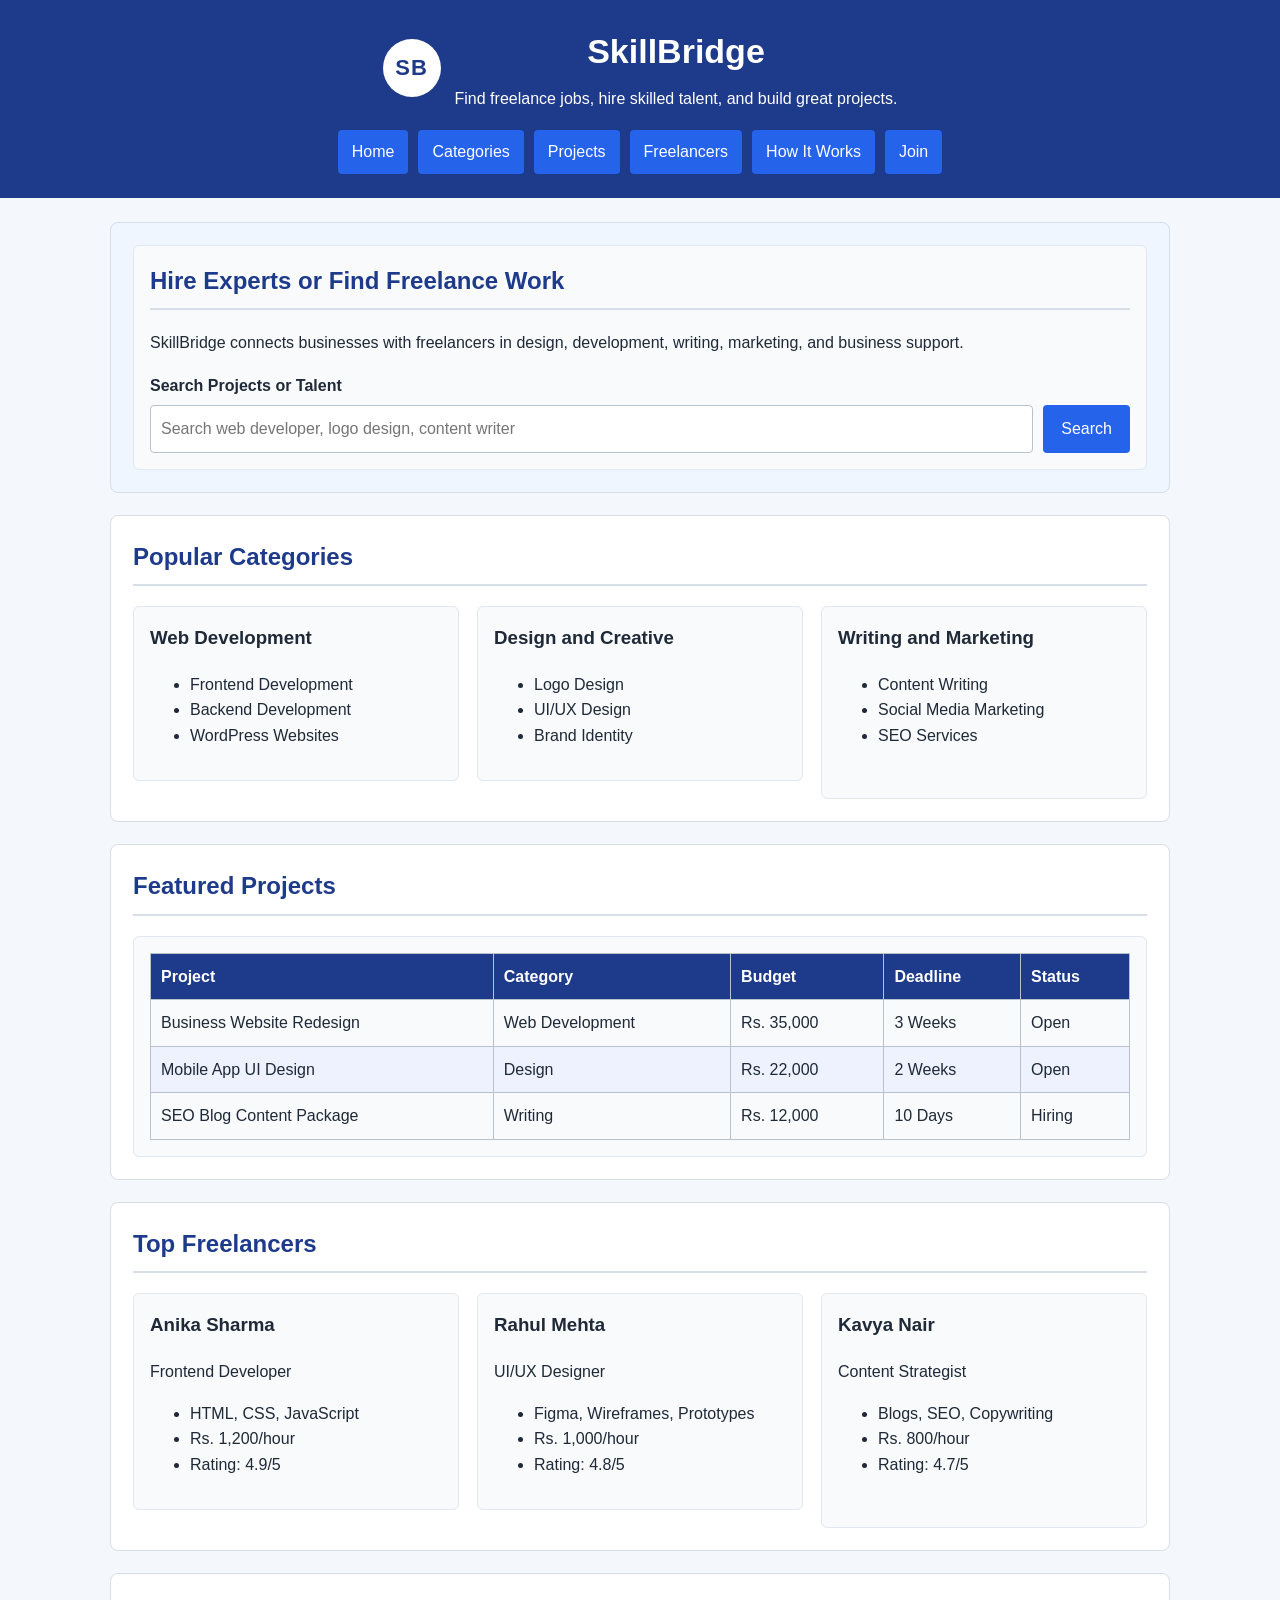
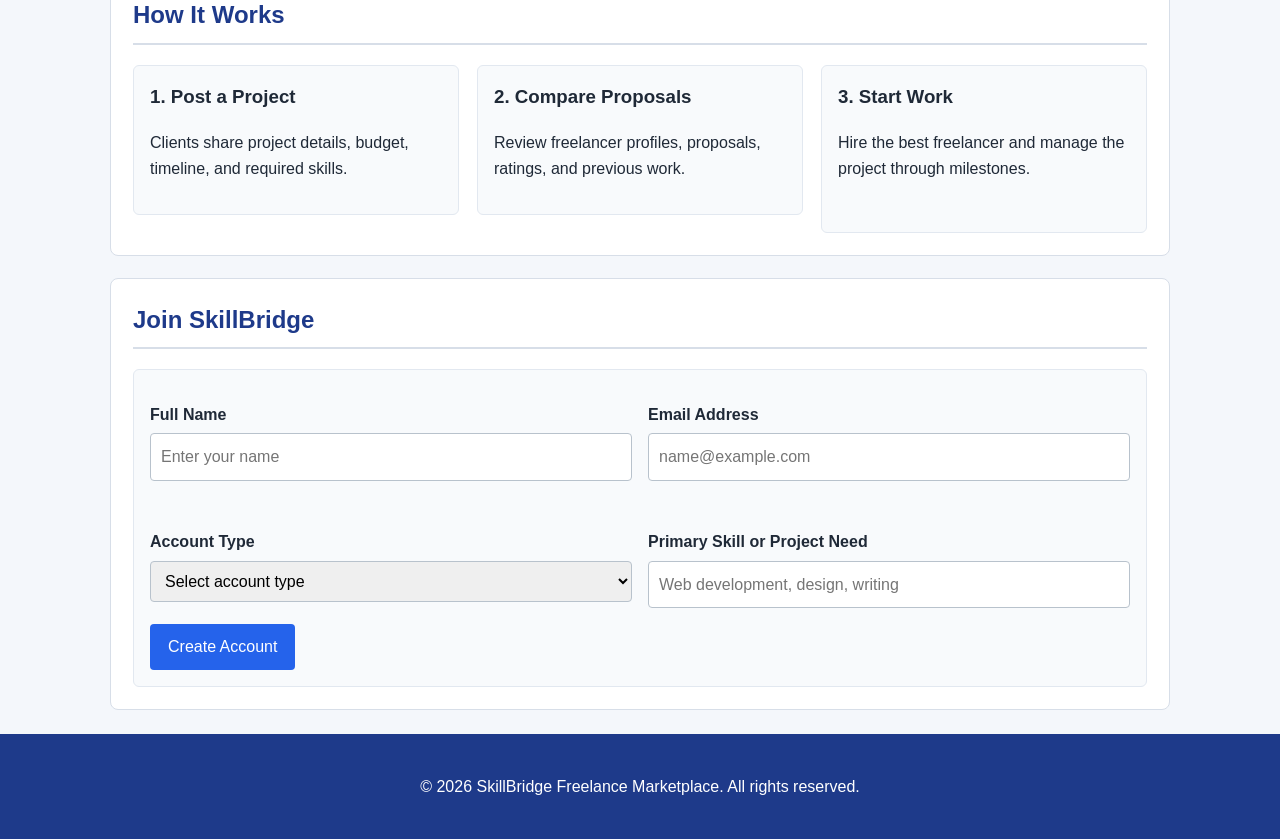
<file: index.html>
<!DOCTYPE html>
<html lang="en">
<head>
  <meta charset="UTF-8">
  <meta name="viewport" content="width=device-width, initial-scale=1.0">
  <meta name="description" content="Freelance marketplace homepage for finding projects, hiring skilled freelancers, browsing categories, and posting jobs.">
  <meta name="keywords" content="freelance marketplace, job portal, freelancers, remote jobs, hire talent, post projects">
  <meta name="author" content="SkillBridge Marketplace">
  <title>SkillBridge | Freelance Marketplace</title>
  <link rel="stylesheet" href="styles.css">
</head>
<body>
  <header>
    <div class="brand-row">
      <div class="logo" aria-label="SkillBridge logo">SB</div>
      <div class="site-brand">
        <h1>SkillBridge</h1>
        <p>Find freelance jobs, hire skilled talent, and build great projects.</p>
      </div>
    </div>

    <nav aria-label="Marketplace navigation">
      <a href="#home">Home</a>
      <a href="#categories">Categories</a>
      <a href="#projects">Projects</a>
      <a href="#freelancers">Freelancers</a>
      <a href="#how-it-works">How It Works</a>
      <a href="#join">Join</a>
    </nav>
  </header>

  <main id="home">
    <section class="hero">
      <article>
        <h2>Hire Experts or Find Freelance Work</h2>
        <p>
          SkillBridge connects businesses with freelancers in design,
          development, writing, marketing, and business support.
        </p>

        <form action="#" method="get" class="search-form">
          <label for="search">Search Projects or Talent</label>
          <div class="search-row">
            <input type="search" id="search" name="search" placeholder="Search web developer, logo design, content writer">
            <button type="submit">Search</button>
          </div>
        </form>
      </article>
    </section>

    <section id="categories">
      <h2>Popular Categories</h2>
      <div class="card-grid">
        <article>
          <h3>Web Development</h3>
          <ul>
            <li>Frontend Development</li>
            <li>Backend Development</li>
            <li>WordPress Websites</li>
          </ul>
        </article>

        <article>
          <h3>Design and Creative</h3>
          <ul>
            <li>Logo Design</li>
            <li>UI/UX Design</li>
            <li>Brand Identity</li>
          </ul>
        </article>

        <article>
          <h3>Writing and Marketing</h3>
          <ul>
            <li>Content Writing</li>
            <li>Social Media Marketing</li>
            <li>SEO Services</li>
          </ul>
        </article>
      </div>
    </section>

    <section id="projects">
      <h2>Featured Projects</h2>
      <article>
        <table>
          <thead>
            <tr>
              <th>Project</th>
              <th>Category</th>
              <th>Budget</th>
              <th>Deadline</th>
              <th>Status</th>
            </tr>
          </thead>
          <tbody>
            <tr>
              <td>Business Website Redesign</td>
              <td>Web Development</td>
              <td>Rs. 35,000</td>
              <td>3 Weeks</td>
              <td>Open</td>
            </tr>
            <tr>
              <td>Mobile App UI Design</td>
              <td>Design</td>
              <td>Rs. 22,000</td>
              <td>2 Weeks</td>
              <td>Open</td>
            </tr>
            <tr>
              <td>SEO Blog Content Package</td>
              <td>Writing</td>
              <td>Rs. 12,000</td>
              <td>10 Days</td>
              <td>Hiring</td>
            </tr>
          </tbody>
        </table>
      </article>
    </section>

    <section id="freelancers">
      <h2>Top Freelancers</h2>
      <div class="card-grid">
        <article>
          <h3>Anika Sharma</h3>
          <p>Frontend Developer</p>
          <ul>
            <li>HTML, CSS, JavaScript</li>
            <li>Rs. 1,200/hour</li>
            <li>Rating: 4.9/5</li>
          </ul>
        </article>

        <article>
          <h3>Rahul Mehta</h3>
          <p>UI/UX Designer</p>
          <ul>
            <li>Figma, Wireframes, Prototypes</li>
            <li>Rs. 1,000/hour</li>
            <li>Rating: 4.8/5</li>
          </ul>
        </article>

        <article>
          <h3>Kavya Nair</h3>
          <p>Content Strategist</p>
          <ul>
            <li>Blogs, SEO, Copywriting</li>
            <li>Rs. 800/hour</li>
            <li>Rating: 4.7/5</li>
          </ul>
        </article>
      </div>
    </section>

    <section id="how-it-works">
      <h2>How It Works</h2>
      <div class="card-grid">
        <article>
          <h3>1. Post a Project</h3>
          <p>Clients share project details, budget, timeline, and required skills.</p>
        </article>

        <article>
          <h3>2. Compare Proposals</h3>
          <p>Review freelancer profiles, proposals, ratings, and previous work.</p>
        </article>

        <article>
          <h3>3. Start Work</h3>
          <p>Hire the best freelancer and manage the project through milestones.</p>
        </article>
      </div>
    </section>

    <section id="join">
      <h2>Join SkillBridge</h2>
      <article>
        <form action="#" method="post">
          <div class="form-grid">
            <p>
              <label for="name">Full Name</label>
              <input type="text" id="name" name="name" placeholder="Enter your name" required>
            </p>

            <p>
              <label for="email">Email Address</label>
              <input type="email" id="email" name="email" placeholder="name@example.com" required>
            </p>

            <p>
              <label for="account-type">Account Type</label>
              <select id="account-type" name="account-type" required>
                <option value="">Select account type</option>
                <option value="client">Client</option>
                <option value="freelancer">Freelancer</option>
              </select>
            </p>

            <p>
              <label for="skill">Primary Skill or Project Need</label>
              <input type="text" id="skill" name="skill" placeholder="Web development, design, writing">
            </p>
          </div>

          <button type="submit">Create Account</button>
        </form>
      </article>
    </section>
  </main>

  <footer>
    <p>&copy; 2026 SkillBridge Freelance Marketplace. All rights reserved.</p>
  </footer>
</body>
</html>
</file>
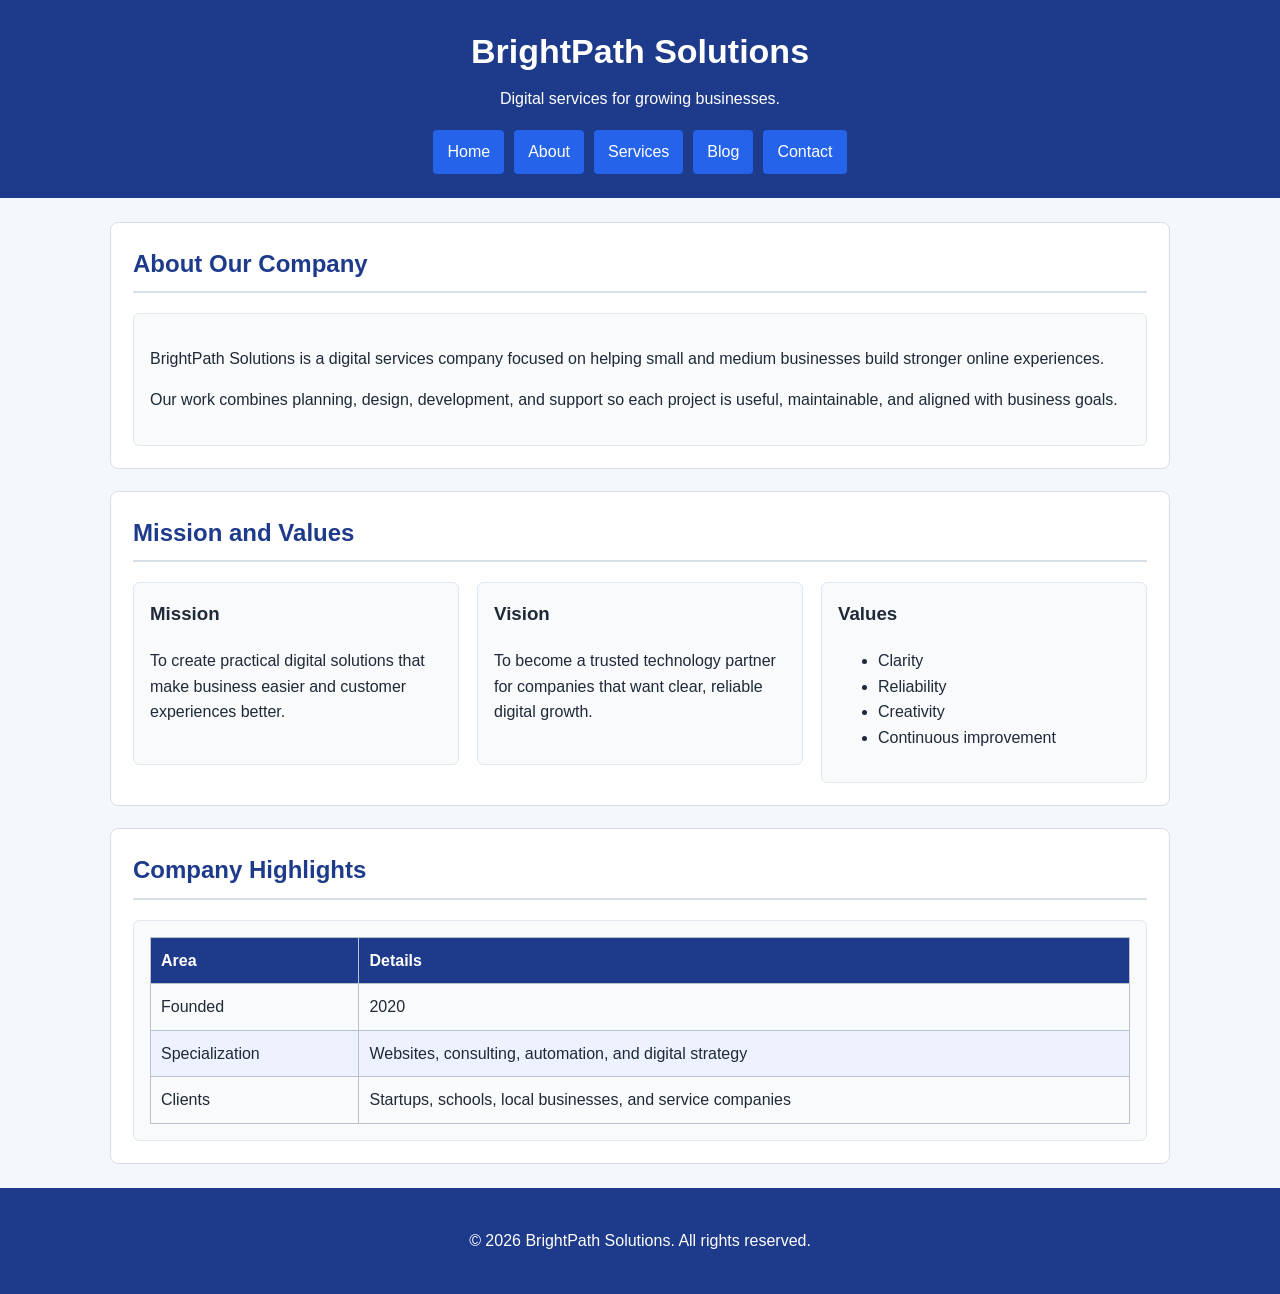
<file: about.html>
<!DOCTYPE html>
<html lang="en">
<head>
  <meta charset="UTF-8">
  <meta name="viewport" content="width=device-width, initial-scale=1.0">
  <meta name="description" content="Learn about BrightPath Solutions, our company mission, values, and team approach.">
  <meta name="keywords" content="about company, mission, values, team, BrightPath Solutions">
  <meta name="author" content="BrightPath Solutions">
  <title>BrightPath Solutions | About</title>
  <link rel="stylesheet" href="styles.css">
</head>
<body>
  <header>
    <div class="site-brand">
      <h1>BrightPath Solutions</h1>
      <p>Digital services for growing businesses.</p>
    </div>

    <nav aria-label="Main navigation">
      <a href="index.html">Home</a>
      <a href="about.html">About</a>
      <a href="services.html">Services</a>
      <a href="blog.html">Blog</a>
      <a href="contact.html">Contact</a>
    </nav>
  </header>

  <main>
    <section>
      <h2>About Our Company</h2>
      <article>
        <p>
          BrightPath Solutions is a digital services company focused on helping
          small and medium businesses build stronger online experiences.
        </p>
        <p>
          Our work combines planning, design, development, and support so each
          project is useful, maintainable, and aligned with business goals.
        </p>
      </article>
    </section>

    <section>
      <h2>Mission and Values</h2>
      <div class="card-grid">
        <article>
          <h3>Mission</h3>
          <p>To create practical digital solutions that make business easier and customer experiences better.</p>
        </article>

        <article>
          <h3>Vision</h3>
          <p>To become a trusted technology partner for companies that want clear, reliable digital growth.</p>
        </article>

        <article>
          <h3>Values</h3>
          <ul>
            <li>Clarity</li>
            <li>Reliability</li>
            <li>Creativity</li>
            <li>Continuous improvement</li>
          </ul>
        </article>
      </div>
    </section>

    <section>
      <h2>Company Highlights</h2>
      <article>
        <table>
          <thead>
            <tr>
              <th>Area</th>
              <th>Details</th>
            </tr>
          </thead>
          <tbody>
            <tr>
              <td>Founded</td>
              <td>2020</td>
            </tr>
            <tr>
              <td>Specialization</td>
              <td>Websites, consulting, automation, and digital strategy</td>
            </tr>
            <tr>
              <td>Clients</td>
              <td>Startups, schools, local businesses, and service companies</td>
            </tr>
          </tbody>
        </table>
      </article>
    </section>
  </main>

  <footer>
    <p>&copy; 2026 BrightPath Solutions. All rights reserved.</p>
  </footer>
</body>
</html>
</file>
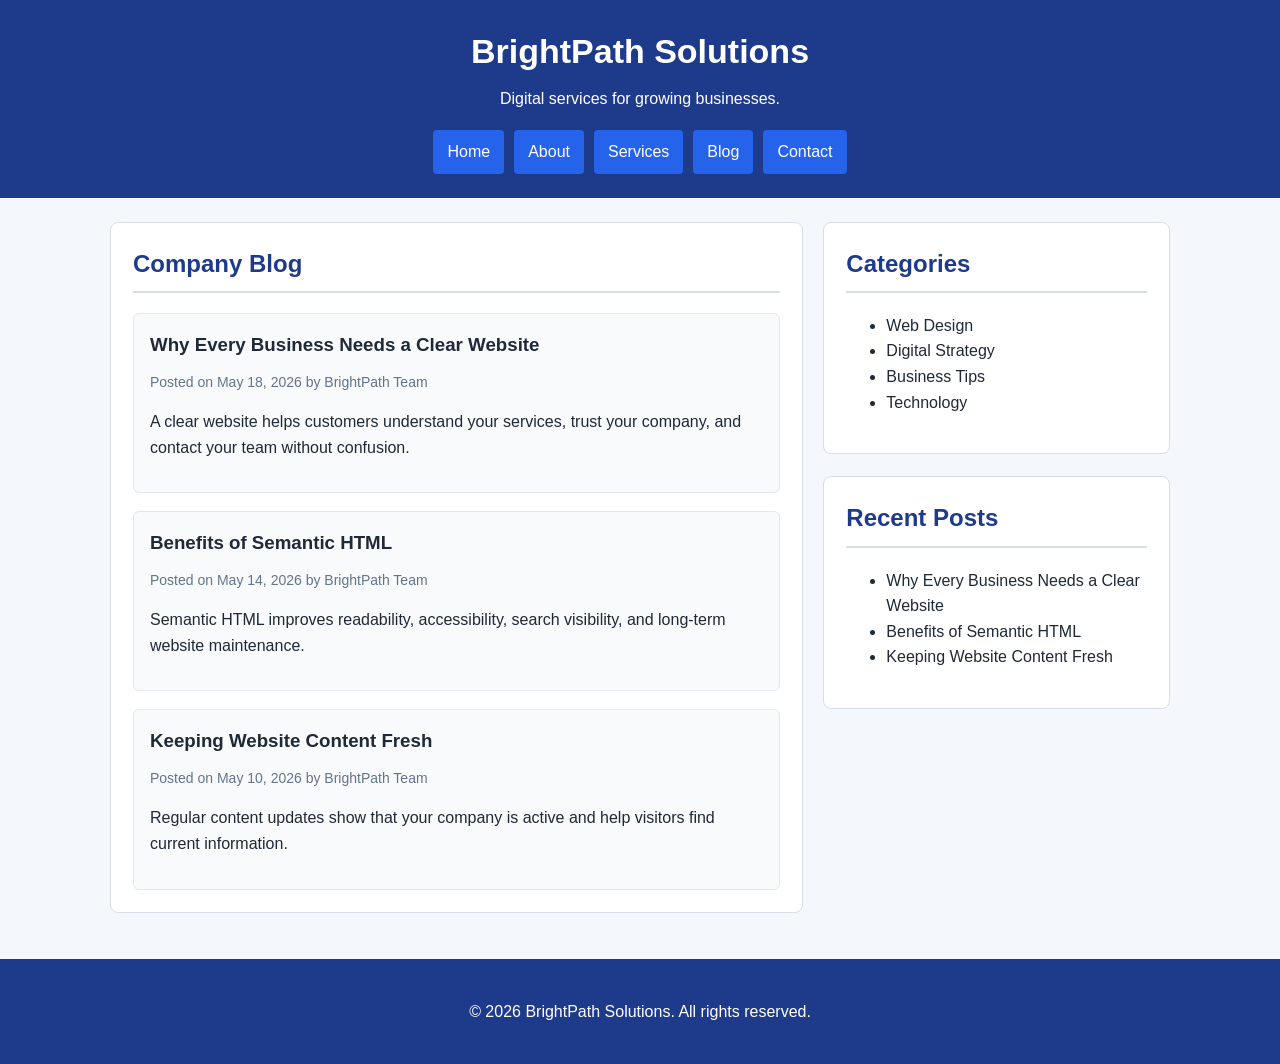
<file: blog.html>
<!DOCTYPE html>
<html lang="en">
<head>
  <meta charset="UTF-8">
  <meta name="viewport" content="width=device-width, initial-scale=1.0">
  <meta name="description" content="Read BrightPath Solutions blog posts about websites, digital strategy, and business technology.">
  <meta name="keywords" content="company blog, web design, digital strategy, business technology">
  <meta name="author" content="BrightPath Solutions">
  <title>BrightPath Solutions | Blog</title>
  <link rel="stylesheet" href="styles.css">
</head>
<body>
  <header>
    <div class="site-brand">
      <h1>BrightPath Solutions</h1>
      <p>Digital services for growing businesses.</p>
    </div>

    <nav aria-label="Main navigation">
      <a href="index.html">Home</a>
      <a href="about.html">About</a>
      <a href="services.html">Services</a>
      <a href="blog.html">Blog</a>
      <a href="contact.html">Contact</a>
    </nav>
  </header>

  <main class="blog-layout">
    <section>
      <h2>Company Blog</h2>
      <article>
        <h3>Why Every Business Needs a Clear Website</h3>
        <p class="post-meta">Posted on May 18, 2026 by BrightPath Team</p>
        <p>
          A clear website helps customers understand your services, trust your
          company, and contact your team without confusion.
        </p>
      </article>

      <article>
        <h3>Benefits of Semantic HTML</h3>
        <p class="post-meta">Posted on May 14, 2026 by BrightPath Team</p>
        <p>
          Semantic HTML improves readability, accessibility, search visibility,
          and long-term website maintenance.
        </p>
      </article>

      <article>
        <h3>Keeping Website Content Fresh</h3>
        <p class="post-meta">Posted on May 10, 2026 by BrightPath Team</p>
        <p>
          Regular content updates show that your company is active and help
          visitors find current information.
        </p>
      </article>
    </section>

    <aside>
      <section>
        <h2>Categories</h2>
        <ul>
          <li>Web Design</li>
          <li>Digital Strategy</li>
          <li>Business Tips</li>
          <li>Technology</li>
        </ul>
      </section>

      <section>
        <h2>Recent Posts</h2>
        <ul>
          <li>Why Every Business Needs a Clear Website</li>
          <li>Benefits of Semantic HTML</li>
          <li>Keeping Website Content Fresh</li>
        </ul>
      </section>
    </aside>
  </main>

  <footer>
    <p>&copy; 2026 BrightPath Solutions. All rights reserved.</p>
  </footer>
</body>
</html>
</file>
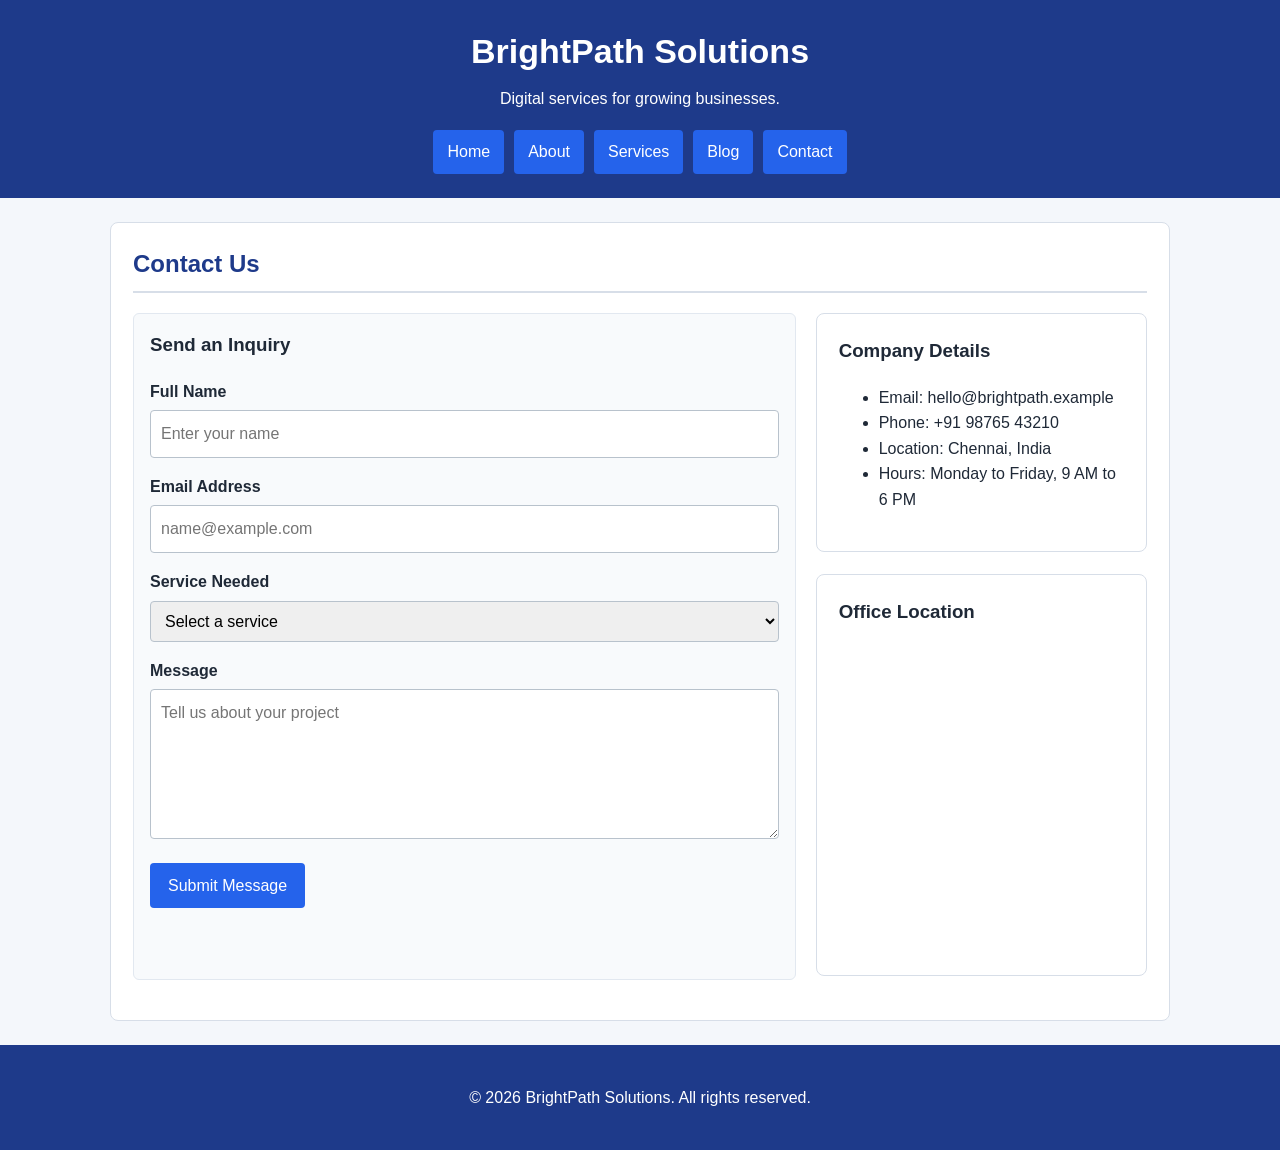
<file: contact.html>
<!DOCTYPE html>
<html lang="en">
<head>
  <meta charset="UTF-8">
  <meta name="viewport" content="width=device-width, initial-scale=1.0">
  <meta name="description" content="Contact BrightPath Solutions for web development, consulting, and digital business services.">
  <meta name="keywords" content="contact company, business inquiry, web development contact, BrightPath Solutions">
  <meta name="author" content="BrightPath Solutions">
  <title>BrightPath Solutions | Contact</title>
  <link rel="stylesheet" href="styles.css">
</head>
<body>
  <header>
    <div class="site-brand">
      <h1>BrightPath Solutions</h1>
      <p>Digital services for growing businesses.</p>
    </div>

    <nav aria-label="Main navigation">
      <a href="index.html">Home</a>
      <a href="about.html">About</a>
      <a href="services.html">Services</a>
      <a href="blog.html">Blog</a>
      <a href="contact.html">Contact</a>
    </nav>
  </header>

  <main>
    <section>
      <h2>Contact Us</h2>
      <div class="contact-layout">
        <article>
          <h3>Send an Inquiry</h3>
          <form action="#" method="post">
            <p>
              <label for="name">Full Name</label>
              <input type="text" id="name" name="name" placeholder="Enter your name" required>
            </p>

            <p>
              <label for="email">Email Address</label>
              <input type="email" id="email" name="email" placeholder="name@example.com" required>
            </p>

            <p>
              <label for="service">Service Needed</label>
              <select id="service" name="service" required>
                <option value="">Select a service</option>
                <option value="website">Website Design</option>
                <option value="development">Web Development</option>
                <option value="consulting">Digital Consulting</option>
                <option value="maintenance">Website Maintenance</option>
              </select>
            </p>

            <p>
              <label for="message">Message</label>
              <textarea id="message" name="message" rows="5" placeholder="Tell us about your project" required></textarea>
            </p>

            <button type="submit">Submit Message</button>
          </form>
        </article>

        <aside>
          <section>
            <h3>Company Details</h3>
            <ul>
              <li>Email: hello@brightpath.example</li>
              <li>Phone: +91 98765 43210</li>
              <li>Location: Chennai, India</li>
              <li>Hours: Monday to Friday, 9 AM to 6 PM</li>
            </ul>
          </section>

          <section>
            <h3>Office Location</h3>
            <iframe
              src="https://www.google.com/maps?q=Chennai%20India&output=embed"
              width="600"
              height="300"
              style="border:0;"
              allowfullscreen=""
              loading="lazy"
              referrerpolicy="no-referrer-when-downgrade"
              title="BrightPath Solutions location">
            </iframe>
          </section>
        </aside>
      </div>
    </section>
  </main>

  <footer>
    <p>&copy; 2026 BrightPath Solutions. All rights reserved.</p>
  </footer>
</body>
</html>
</file>
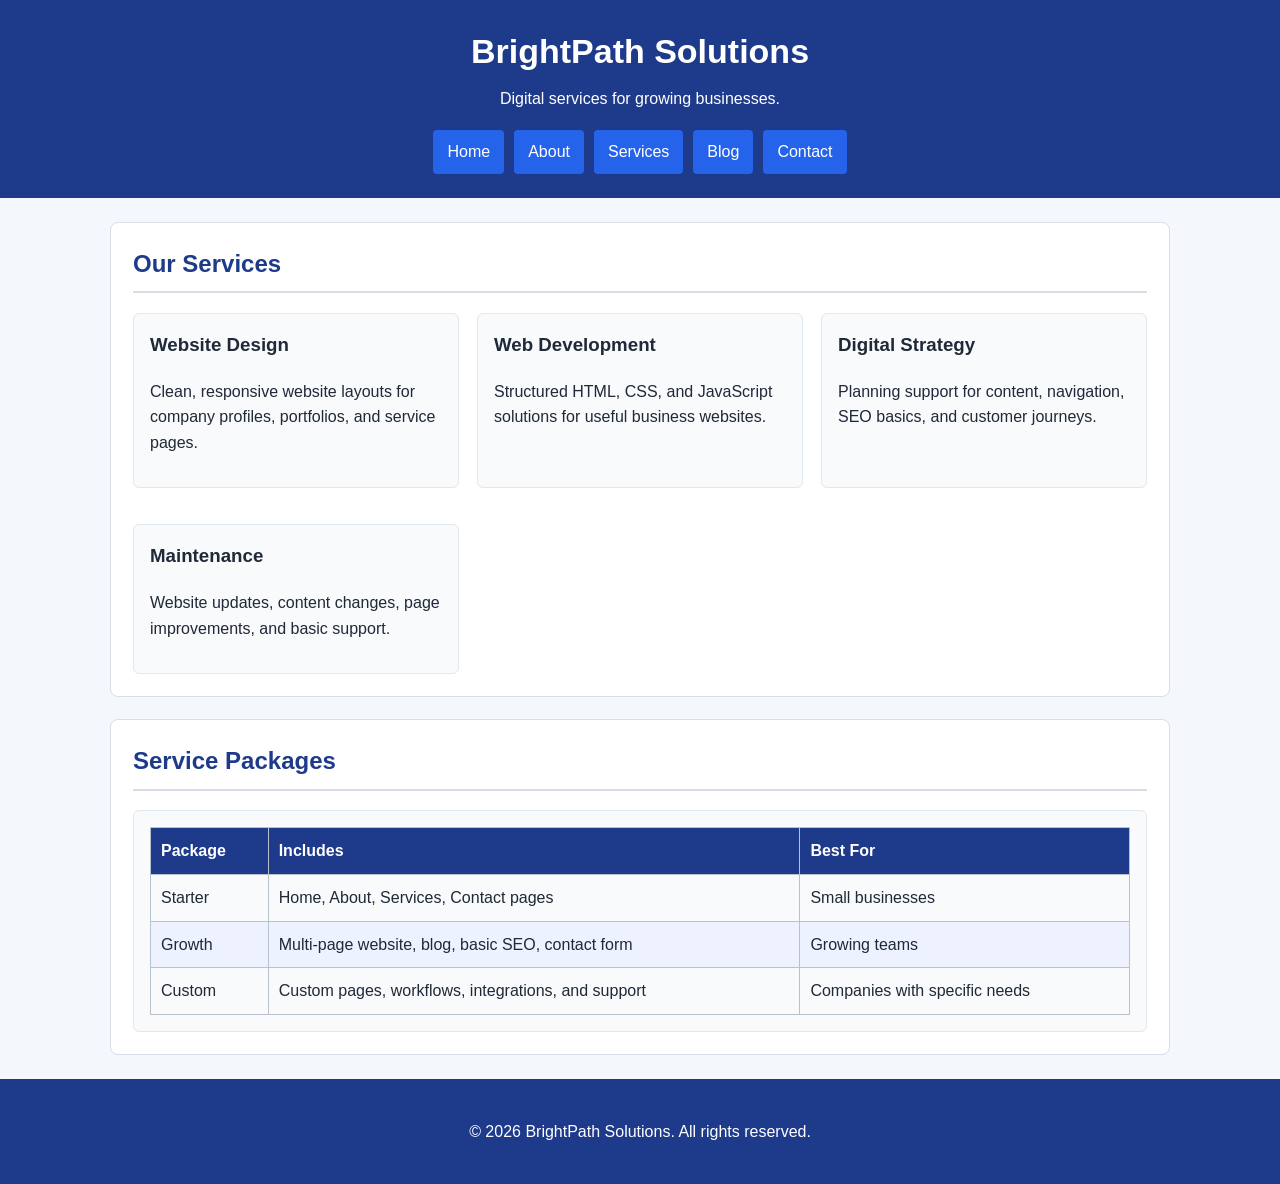
<file: services.html>
<!DOCTYPE html>
<html lang="en">
<head>
  <meta charset="UTF-8">
  <meta name="viewport" content="width=device-width, initial-scale=1.0">
  <meta name="description" content="Explore BrightPath Solutions services including web development, digital consulting, automation, and support.">
  <meta name="keywords" content="services, web development, consulting, automation, support">
  <meta name="author" content="BrightPath Solutions">
  <title>BrightPath Solutions | Services</title>
  <link rel="stylesheet" href="styles.css">
</head>
<body>
  <header>
    <div class="site-brand">
      <h1>BrightPath Solutions</h1>
      <p>Digital services for growing businesses.</p>
    </div>

    <nav aria-label="Main navigation">
      <a href="index.html">Home</a>
      <a href="about.html">About</a>
      <a href="services.html">Services</a>
      <a href="blog.html">Blog</a>
      <a href="contact.html">Contact</a>
    </nav>
  </header>

  <main>
    <section>
      <h2>Our Services</h2>
      <div class="card-grid">
        <article>
          <h3>Website Design</h3>
          <p>Clean, responsive website layouts for company profiles, portfolios, and service pages.</p>
        </article>

        <article>
          <h3>Web Development</h3>
          <p>Structured HTML, CSS, and JavaScript solutions for useful business websites.</p>
        </article>

        <article>
          <h3>Digital Strategy</h3>
          <p>Planning support for content, navigation, SEO basics, and customer journeys.</p>
        </article>

        <article>
          <h3>Maintenance</h3>
          <p>Website updates, content changes, page improvements, and basic support.</p>
        </article>
      </div>
    </section>

    <section>
      <h2>Service Packages</h2>
      <article>
        <table>
          <thead>
            <tr>
              <th>Package</th>
              <th>Includes</th>
              <th>Best For</th>
            </tr>
          </thead>
          <tbody>
            <tr>
              <td>Starter</td>
              <td>Home, About, Services, Contact pages</td>
              <td>Small businesses</td>
            </tr>
            <tr>
              <td>Growth</td>
              <td>Multi-page website, blog, basic SEO, contact form</td>
              <td>Growing teams</td>
            </tr>
            <tr>
              <td>Custom</td>
              <td>Custom pages, workflows, integrations, and support</td>
              <td>Companies with specific needs</td>
            </tr>
          </tbody>
        </table>
      </article>
    </section>
  </main>

  <footer>
    <p>&copy; 2026 BrightPath Solutions. All rights reserved.</p>
  </footer>
</body>
</html>
</file>
<file: styles.css>
* {
  box-sizing: border-box;
}

body {
  margin: 0;
  color: #1f2937;
  background: #f4f7fb;
  font-family: Arial, Helvetica, sans-serif;
  line-height: 1.6;
}

header,
footer {
  color: white;
  background: #1e3a8a;
  text-align: center;
  padding: 24px 20px;
}

.brand-row {
  display: flex;
  align-items: center;
  justify-content: center;
  gap: 14px;
}

.logo {
  display: grid;
  place-items: center;
  width: 58px;
  height: 58px;
  color: #1e3a8a;
  background: white;
  border-radius: 50%;
  font-size: 22px;
  font-weight: bold;
  letter-spacing: 1px;
}

.site-brand h1 {
  margin: 0;
  font-size: 34px;
}

.site-brand p {
  margin: 8px 0 0;
}

nav {
  display: flex;
  flex-wrap: wrap;
  justify-content: center;
  gap: 10px;
  margin-top: 18px;
}

nav a,
.button-link {
  color: white;
  text-decoration: none;
  background: #2563eb;
  border-radius: 4px;
  display: inline-block;
  padding: 9px 14px;
}

nav a:hover,
.button-link:hover,
button:hover {
  background: #1d4ed8;
}

main {
  max-width: 1100px;
  margin: 24px auto;
  padding: 0 20px;
}

section {
  background: white;
  border: 1px solid #d7dee8;
  border-radius: 8px;
  margin-bottom: 22px;
  padding: 22px;
}

.hero {
  background: #eff6ff;
}

h1,
h2,
h3 {
  margin-top: 0;
}

h2 {
  color: #1e3a8a;
  border-bottom: 2px solid #d7dee8;
  padding-bottom: 8px;
}

article {
  background: #f8fafc;
  border: 1px solid #e2e8f0;
  border-radius: 6px;
  margin-bottom: 18px;
  padding: 16px;
}

article:last-child {
  margin-bottom: 0;
}

.card-grid {
  display: grid;
  grid-template-columns: repeat(3, 1fr);
  gap: 18px;
}

.blog-layout,
.contact-layout {
  display: grid;
  grid-template-columns: 2fr 1fr;
  gap: 20px;
}

label {
  display: block;
  font-weight: bold;
  margin-bottom: 6px;
}

.form-grid {
  display: grid;
  grid-template-columns: repeat(2, 1fr);
  gap: 16px;
}

.search-form {
  margin-top: 18px;
}

.search-row {
  display: grid;
  grid-template-columns: 1fr auto;
  gap: 10px;
}

fieldset {
  border: 1px solid #d7dee8;
  border-radius: 6px;
  margin-bottom: 20px;
  padding: 18px;
}

legend {
  color: #1e3a8a;
  font-weight: bold;
  padding: 0 8px;
}

input,
select,
textarea {
  width: 100%;
  border: 1px solid #b8c2cc;
  border-radius: 4px;
  font: inherit;
  padding: 10px;
}

input[type="radio"],
input[type="checkbox"] {
  width: auto;
}

.option-row {
  display: flex;
  flex-wrap: wrap;
  gap: 14px;
}

.option-row label,
.single-option {
  display: inline-flex;
  align-items: center;
  gap: 6px;
  font-weight: normal;
}

button {
  color: white;
  background: #2563eb;
  border: 0;
  border-radius: 4px;
  cursor: pointer;
  font: inherit;
  padding: 10px 18px;
}

table {
  width: 100%;
  border-collapse: collapse;
}

th,
td {
  border: 1px solid #b8c2cc;
  padding: 10px;
  text-align: left;
}

th {
  color: white;
  background: #1e3a8a;
}

tr:nth-child(even) {
  background: #eef2ff;
}

iframe {
  aspect-ratio: 16 / 9;
  max-width: 100%;
  width: 100%;
}

video {
  max-width: 100%;
}

audio {
  width: 100%;
}

.stat {
  color: #1e3a8a;
  font-size: 32px;
  font-weight: bold;
  margin: 0;
}

video {
  max-width: 100%;
}

audio {
  width: 100%;
}

.stat {
  color: #1e3a8a;
  font-size: 32px;
  font-weight: bold;
  margin: 0;
}

.post-meta {
  color: #64748b;
  font-size: 14px;
  margin-top: -8px;
}

@media (max-width: 800px) {
  .card-grid,
  .blog-layout,
  .contact-layout,
  .form-grid {
    grid-template-columns: 1fr;
  }

  header,
  footer,
  section {
    padding: 16px;
  }

  .site-brand h1 {
    font-size: 28px;
  }

  .brand-row {
    flex-direction: column;
  }

  table {
    display: block;
    overflow-x: auto;
    white-space: nowrap;
  }
}
</file>
